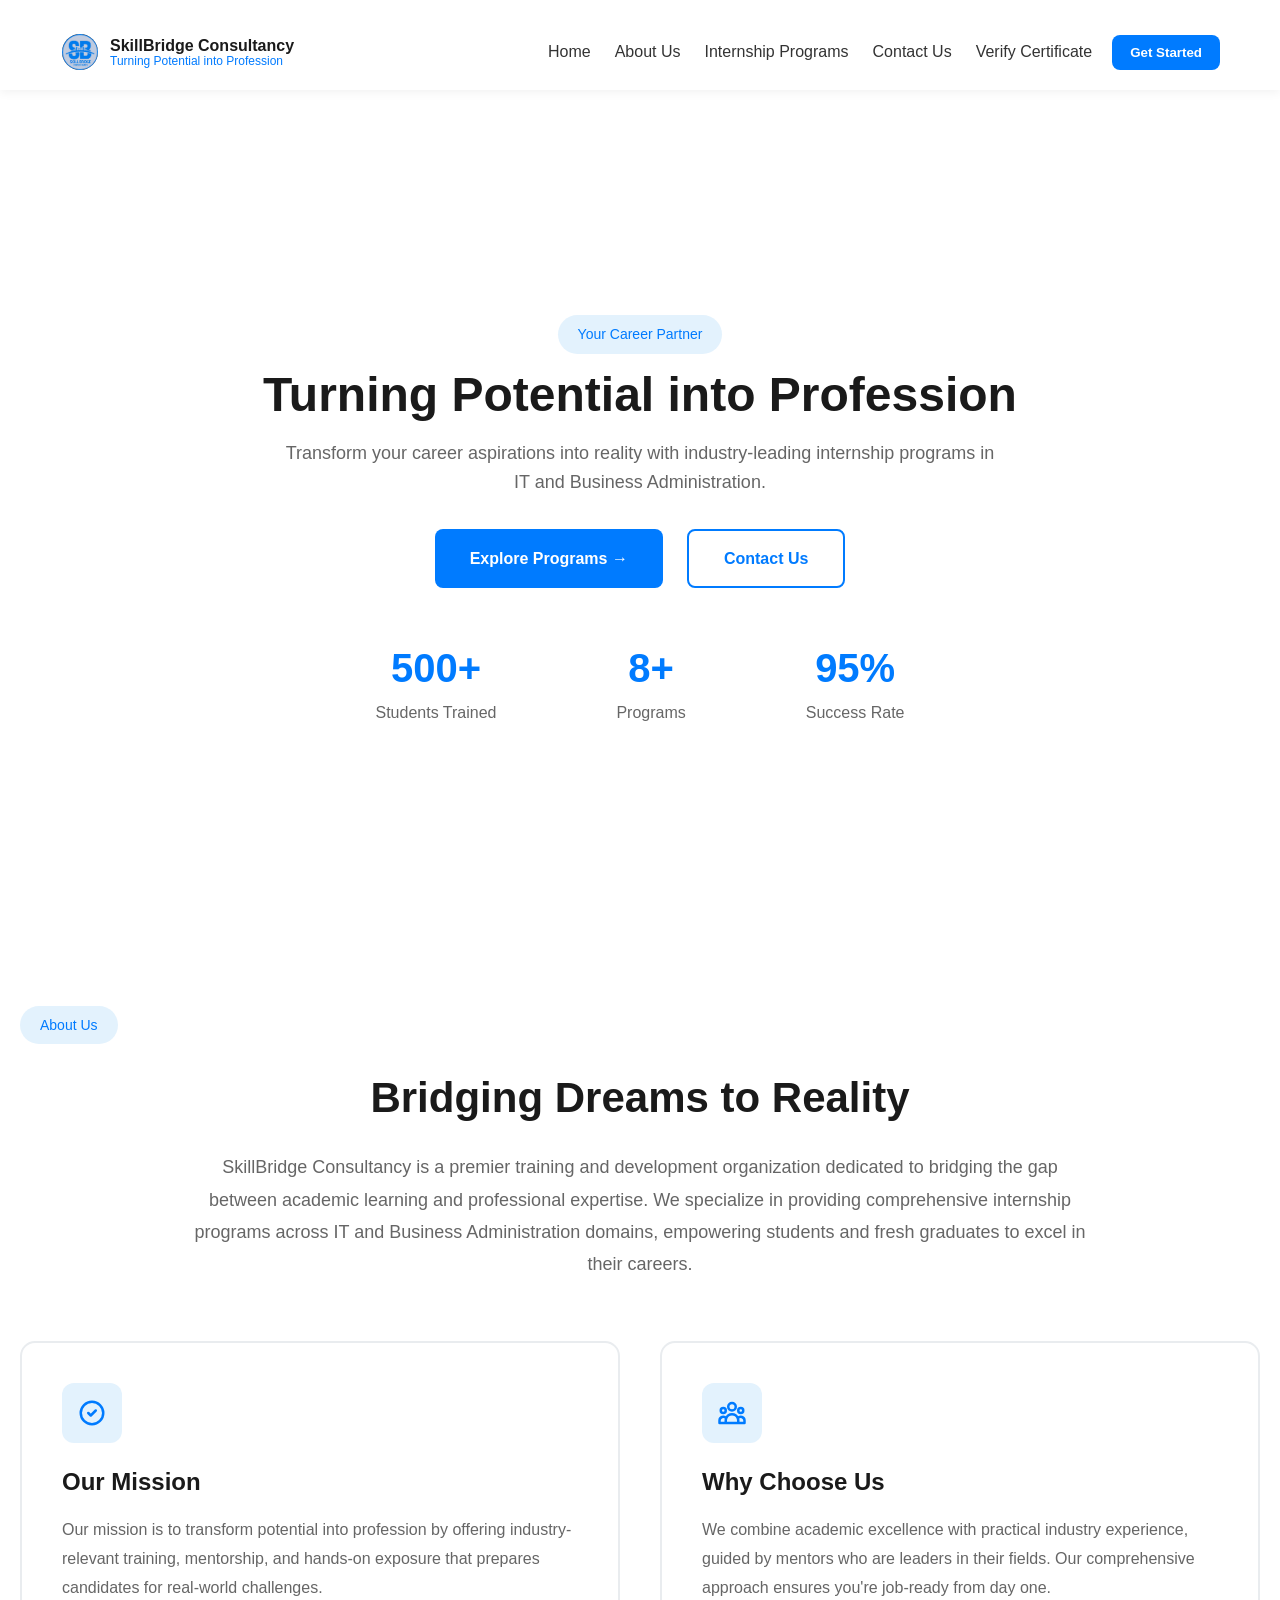
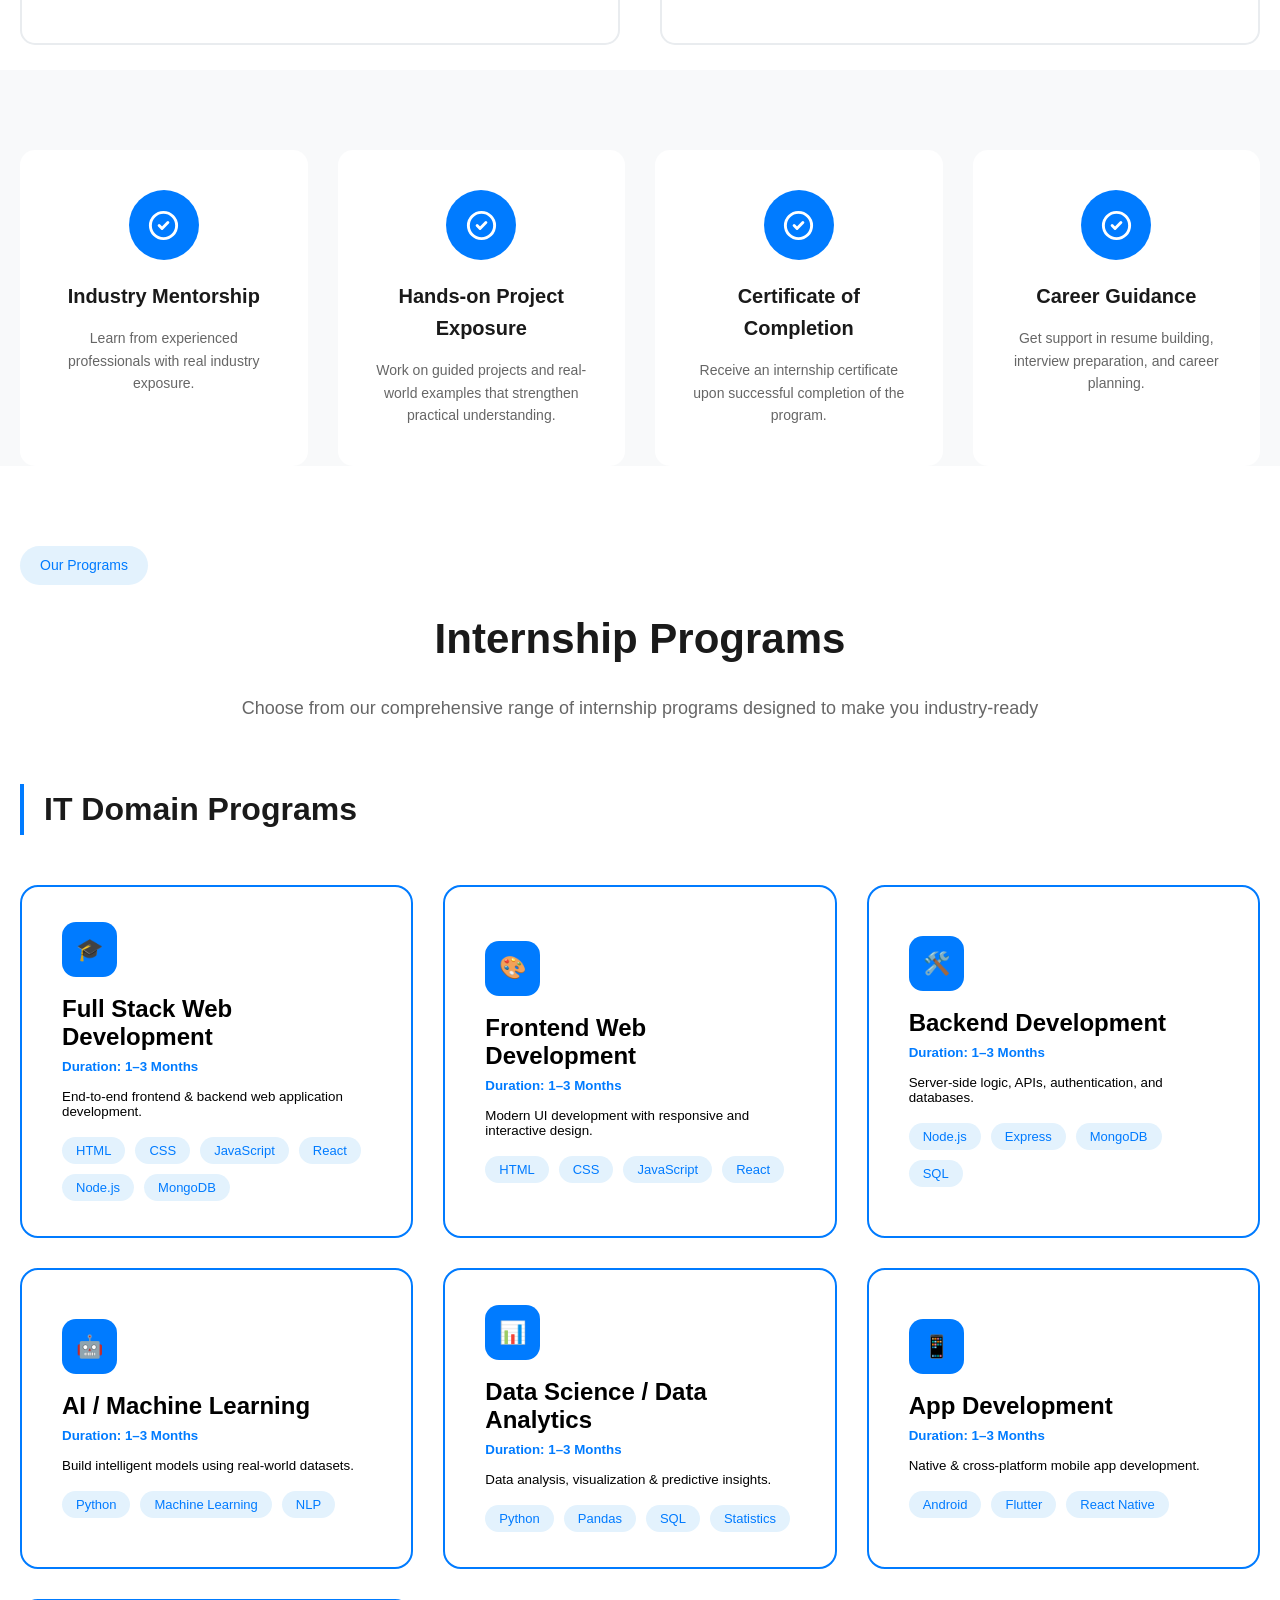
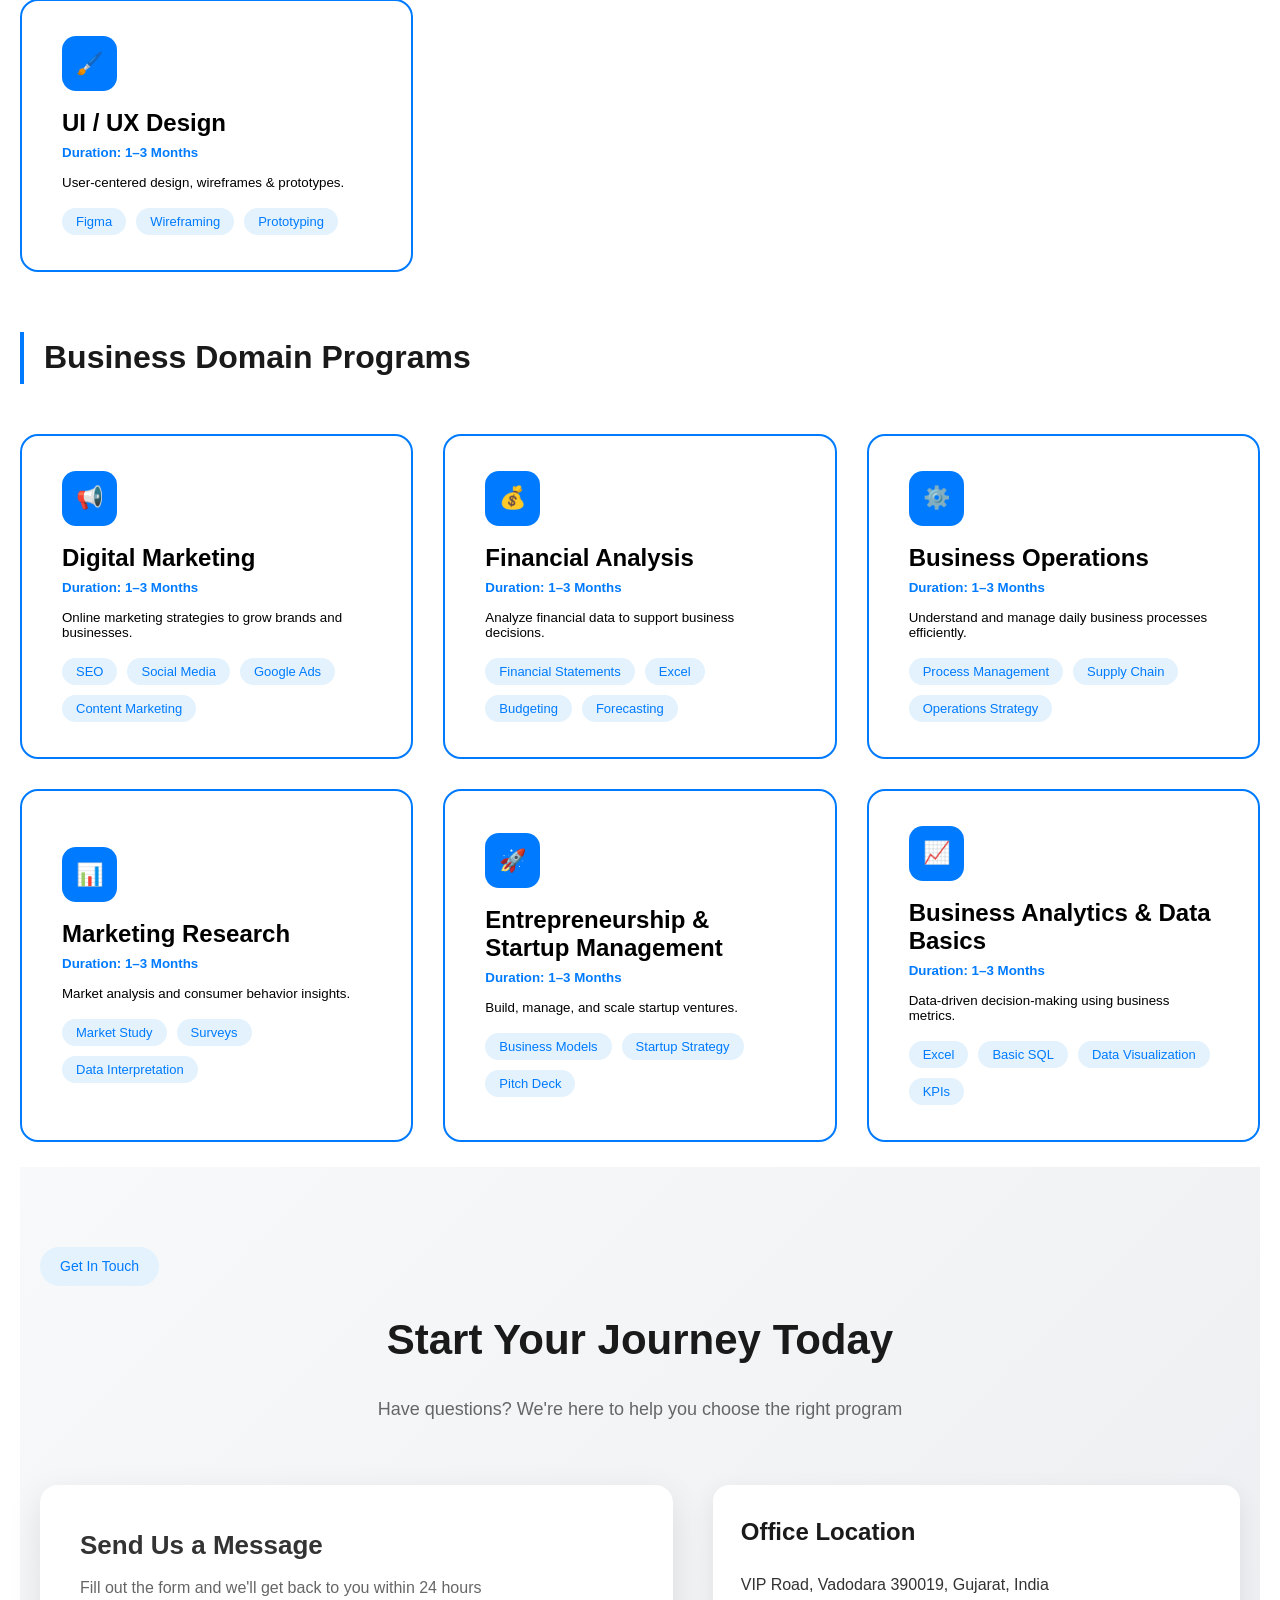
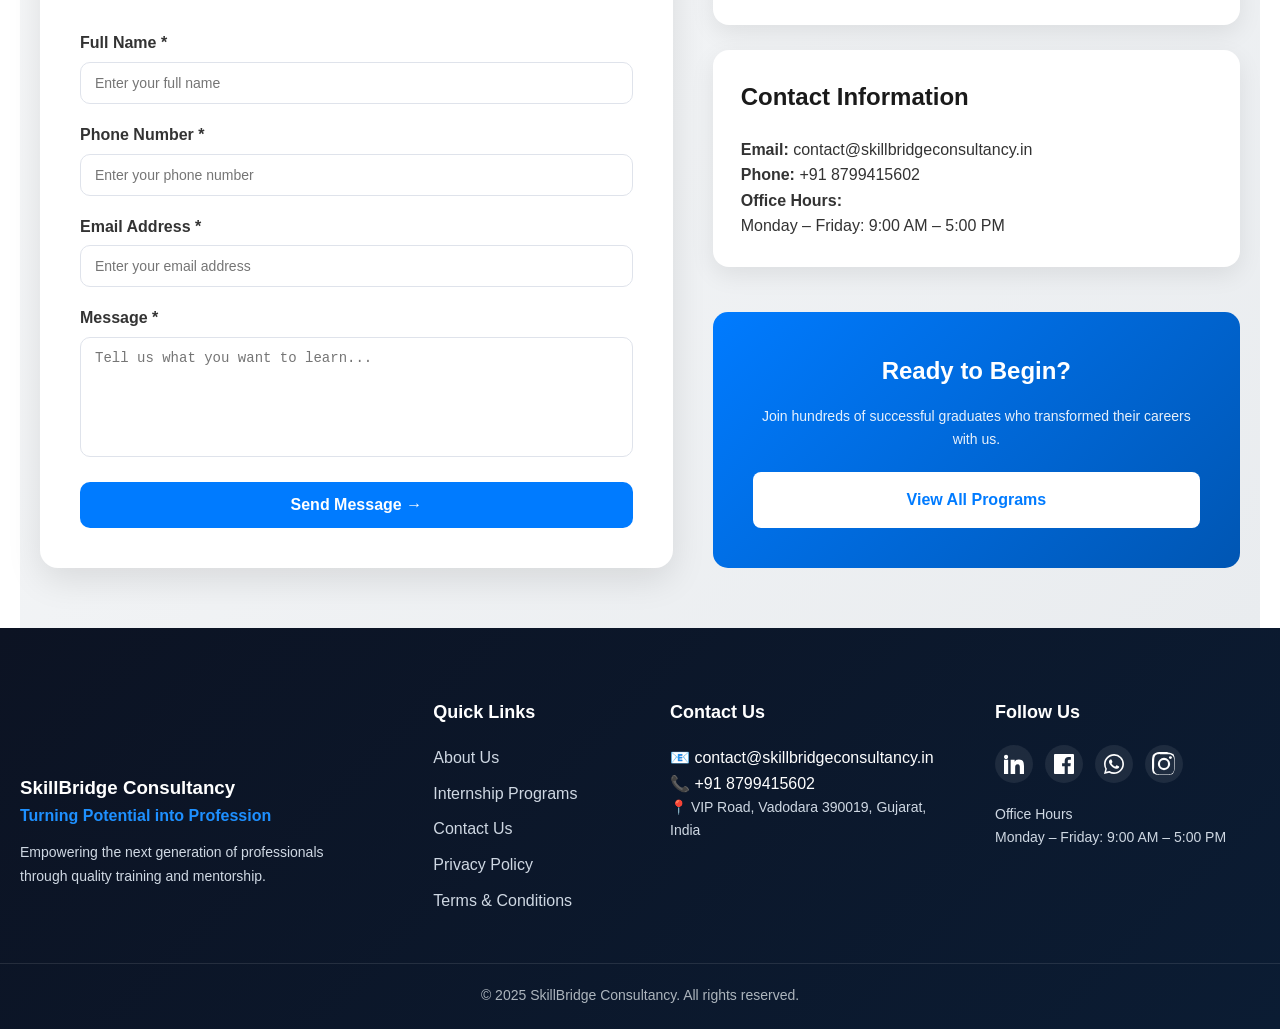
<file: index.html>
<!DOCTYPE html>
<html lang="en">

<head>
    <meta charset="UTF-8">
    <meta name="viewport" content="width=device-width, initial-scale=1.0">
    <title>SkillBridge Consultancy - Turning Potential into Profession</title>
    <link rel="stylesheet" href="style.css">
</head>
<style>
/* =========================================
   FINAL CLEAN RESPONSIVE FIX (ONE FILE)
   HEADER + HERO + BUTTONS + STATS
========================================= */

/* ---------- GLOBAL ---------- */
* {
  box-sizing: border-box;
  margin: 0;
  padding: 0;
}

/* ---------- HEADER / NAVBAR ---------- */
header {
  position: sticky;
  top: 0;
  z-index: 1000;
  background: #fff;
  box-shadow: 0 2px 10px rgba(0,0,0,0.06);
}

header nav.container {
  display: flex;
  align-items: center;
  padding: 12px 20px;
  max-width: 1200px;
  margin: 0 auto;
}

/* Logo + text */
#about-image {
  display: flex;
  align-items: center;
  gap: 10px;
}

#about-image img {
  width: 36px;
  height: 36px;
  border-radius: 50%;
  object-fit: cover;
}

.logo-text h1 {
  font-size: 16px;
  line-height: 1.2;
}

.logo-text p {
  font-size: 12px;
  line-height: 1.1;
}

/* Menu */
.nav-menu {
  display: flex;
  gap: 24px;
  margin-left: auto;
  list-style: none;
}

.get-started-btn {
  margin-left: 20px;
  padding: 10px 18px;
}

/* Hamburger (hidden on PC) */
.hamburger {
  display: none;
}

/* ---------- HERO SECTION ---------- */
.hero {
  background: #fff;
}

.hero .container {
  max-width: 1200px;
  margin: 0 auto;
  padding: 80px 20px 60px;
}

.hero-content {
  text-align: center;
}

.hero-tag {
  display: inline-block;
  margin-bottom: 12px;
}

.hero-title {
  font-size: 48px;
  margin-bottom: 16px;
}

.hero-description {
  max-width: 720px;
  margin: 0 auto 32px;
}

/* Buttons */
.hero-buttons {
  display: flex;
  justify-content: center;
  gap: 24px;
  margin-bottom: 48px;
}

/* Stats */
.hero-stats {
  display: flex;
  justify-content: center;
  gap: 120px;
}

.stat-item {
  text-align: center;
}

.stat-number {
  font-size: 40px;
}

/* ---------- MOBILE ---------- */
@media (max-width: 768px) {

  header nav.container {
    justify-content: space-between;
  }

  .nav-menu,
  .get-started-btn {
    display: none;
  }

  .hamburger {
    display: block;
  }

  .hero .container {
    padding: 40px 16px;
  }

  .hero-title {
    font-size: 28px;
  }

  .hero-buttons {
    flex-direction: column;
    gap: 14px;
  }

  .hero-buttons a {
    width: 90%;
    max-width: 300px;
    margin: 0 auto;
  }

  .hero-stats {
    flex-direction: column;
    gap: 24px;
  }

  #about-image img {
    width: 32px;
    height: 32px;
  }

  .logo-text h1 {
    font-size: 14px;
  }

  .logo-text p {
    font-size: 11px;
  }
}
    

   /* ===== PERFECT LOGO ALIGNMENT FIX ===== */

#about-image {
  display: flex;
  align-items: center;   /* 🔥 text + logo same line */
  gap: 10px;
}

/* Circular wrapper */
#image-placeholder {
  width: 40px;
  height: 40px;
  border-radius: 50%;
  background: #ffffff;
  display: flex;
  align-items: center;
  justify-content: center;
  overflow: hidden;      /* 🔥 forces perfect circle */
  flex-shrink: 0;
}

/* Logo image */
#image-placeholder img {
  width: 90%;
  height: 90%;
  object-fit: contain;   /* 🔥 NO CUT */
  display: block;
}

/* Mobile */
@media (max-width: 768px) {
  #image-placeholder {
    width: 32px;
    height: 32px;
  }
}

}
@media (max-width: 768px) {
  .get-started-btn {
    display: inline-flex !important;
    padding: 8px 14px;
    font-size: 13px;
    border-radius: 8px;
  }
}

</style>


<!-- Favicon -->
<link rel="icon" type="image/x-icon" href="assets/favicon.ico">

<!-- Standard favicon sizes -->
<link rel="icon" type="image/png" sizes="16x16" href="assets/favicon-16x16.png">
<link rel="icon" type="image/png" sizes="32x32" href="assets/favicon-32x32.png">
<!-- Android -->
<link rel="icon" type="image/png" sizes="192x192" href="assets/android-chrome-192x192.png">
<link rel="icon" type="image/png" sizes="512x512" href="assets/android-chrome-512x512.png">

<!-- Apple iOS -->
<link rel="apple-touch-icon" href="assets/apple-touch-icon.png">


<body>
    <!-- Header -->
    <header>
        <nav class="container">
            <div id="about-image">
                    <div id="image-placeholder">
                        <!-- Replace "MZ.jpeg" with actual image file name -->
                        <img src="/assets/sb.jpeg" alt="Developer" />
                    </div>
                    <div class="logo-text">
                    <h1>SkillBridge Consultancy</h1>
                    <p>Turning Potential into Profession</p>
                </div>
            </div>
    
<!-- Menu list for desktop and mobile -->
        <ul class="nav-menu">
                <li><a href="#home">Home</a></li>
                <li><a href="#about">About Us</a></li>
                <li><a href="#programs">Internship Programs</a></li>
                <li><a href="#contact">Contact Us</a></li>
                <li>
  <a href="javascript:void(0)" onclick="openVerifyPopup()">
    Verify Certificate
  </a>
</li>

            </ul>
            
            <button class="get-started-btn" onclick="window.location.href='#contact'">Get Started</button>

            <!-- hamberger icons visible on small screen -->
            <div class="hamburger">
            <span></span>
            <span></span>
            <span></span>
        </div>
        
<script>
    /* ------------- NAVBAR: MOBILE MENU TOGGLE ------------- */

        // Select hamburger icon and navigation menu list
        const hamburger = document.querySelector('.hamburger');
        const navMenu = document.querySelector('.nav-menu');

        // When hamburger is clicked, toggle "active" class on both elements
        hamburger.addEventListener('click', () => {
            hamburger.classList.toggle('active');
            navMenu.classList.toggle('active');
        });

        // When any nav link is clicked, close the mobile menu (better UX)
        document.querySelectorAll('.nav-menu a').forEach(link => {
            link.addEventListener('click', () => {
                hamburger.classList.remove('active');
                navMenu.classList.remove('active');
            });
        });
</script>
        
    </nav>
</header>
<br>
    <!-- Hero Section -->
    <section id="home" class="hero">
        <div class="container">
            <div class="hero-content">
                <div>
                    <span class="hero-tag">Your Career Partner</span>
                    <h1 class="hero-title">Turning Potential into Profession</h1>
                    <p class="hero-description">Transform your career aspirations into reality with industry-leading
                        internship programs in IT and Business Administration.</p>
                    <div class="hero-buttons">
                        <a href="#programs" class="btn-primary">Explore Programs →</a>
                        <a href="#contact" class="btn-secondary">Contact Us</a>
                    </div>
                    <div class="hero-stats">
                        <div class="stat-item">
                            <div class="stat-number">500+</div>
                            <div class="stat-label">Students Trained</div>
                        </div>
                        <div class="stat-item">
                            <div class="stat-number">8+</div>
                            <div class="stat-label">Programs</div>
                        </div>
                        <div class="stat-item">
                            <div class="stat-number">95%</div>
                            <div class="stat-label">Success Rate</div>
                        </div>
                    </div>
                </div>

        <div class="hero-image">
            <div class="about-image">
                    <div class="image-placeholder">
                        <!-- Replace "MZ.jpeg" with actual image file name -->
                        <img src="/assets/sb01.jpeg" alt="SB Image" />
                    </div>
                </div>
            </div>
    </section>

    <!-- About Section -->
    <section id="about" class="about">
        <div class="container">
            <span class="section-tag">About Us</span>
            <h2 class="section-title">Bridging Dreams to Reality</h2>
            <p class="section-description">SkillBridge Consultancy is a premier training and development organization
                dedicated to bridging the gap between academic learning and professional expertise. We specialize in
                providing comprehensive internship programs across IT and Business Administration domains, empowering
                students and fresh graduates to excel in their careers.</p>

            <div class="about-cards">
                <div class="about-card">
                    <div class="about-card-icon">
                        <svg fill="none" stroke="currentColor" viewBox="0 0 24 24">
                            <path stroke-linecap="round" stroke-linejoin="round" stroke-width="2"
                                d="M9 12l2 2 4-4m6 2a9 9 0 11-18 0 9 9 0 0118 0z"></path>
                        </svg>
                    </div>
                    <h3>Our Mission</h3>
                    <p>Our mission is to transform potential into profession by offering industry-relevant training,
                        mentorship, and hands-on exposure that prepares candidates for real-world challenges.</p>
                </div>
                <div class="about-card">
                    <div class="about-card-icon">
                        <svg fill="none" stroke="currentColor" viewBox="0 0 24 24">
                            <path stroke-linecap="round" stroke-linejoin="round" stroke-width="2"
                                d="M17 20h5v-2a3 3 0 00-5.356-1.857M17 20H7m10 0v-2c0-.656-.126-1.283-.356-1.857M7 20H2v-2a3 3 0 015.356-1.857M7 20v-2c0-.656.126-1.283.356-1.857m0 0a5.002 5.002 0 019.288 0M15 7a3 3 0 11-6 0 3 3 0 016 0zm6 3a2 2 0 11-4 0 2 2 0 014 0zM7 10a2 2 0 11-4 0 2 2 0 014 0z">
                            </path>
                        </svg>
                    </div>
                    <h3>Why Choose Us</h3>
                    <p>We combine academic excellence with practical industry experience, guided by mentors who are
                        leaders in their fields. Our comprehensive approach ensures you're job-ready from day one.</p>
                </div>
            </div>
        </div>
    </section>
    <br>

    <!-- Features Section -->
    <section class="features">
        <div class="container">
            <div class="features-grid">
                <div class="feature-card">
                    <div class="feature-icon">
                        <svg fill="none" stroke="currentColor" viewBox="0 0 24 24">
                            <path stroke-linecap="round" stroke-linejoin="round" stroke-width="2"
                                d="M9 12l2 2 4-4m6 2a9 9 0 11-18 0 9 9 0 0118 0z"></path>
                        </svg>
                    </div>
                    <h3>Industry Mentorship</h3>
                    <p>Learn from experienced professionals with real industry exposure.</p>
                </div>
                <div class="feature-card">
                    <div class="feature-icon">
                        <svg fill="none" stroke="currentColor" viewBox="0 0 24 24">
                            <path stroke-linecap="round" stroke-linejoin="round" stroke-width="2"
                                d="M9 12l2 2 4-4m6 2a9 9 0 11-18 0 9 9 0 0118 0z"></path>
                        </svg>
                    </div>
                    <h3>Hands-on Project Exposure</h3>
                    <p>Work on guided projects and real-world examples that strengthen practical understanding.</p>
                </div>
                <div class="feature-card">
                    <div class="feature-icon">
                        <svg fill="none" stroke="currentColor" viewBox="0 0 24 24">
                            <path stroke-linecap="round" stroke-linejoin="round" stroke-width="2"
                                d="M9 12l2 2 4-4m6 2a9 9 0 11-18 0 9 9 0 0118 0z"></path>
                        </svg>
                    </div>
                    <h3>Certificate of Completion</h3>
                    <p>Receive an internship certificate upon successful completion of the program.</p>
                </div>
                <div class="feature-card">
                    <div class="feature-icon">
                        <svg fill="none" stroke="currentColor" viewBox="0 0 24 24">
                            <path stroke-linecap="round" stroke-linejoin="round" stroke-width="2"
                                d="M9 12l2 2 4-4m6 2a9 9 0 11-18 0 9 9 0 0118 0z"></path>
                        </svg>
                    </div>
                    <h3>Career Guidance</h3>
                    <p>Get support in resume building, interview preparation, and career planning.</p>
                </div>
            </div>
        </div>
    </section>

    <!-- Programs Section -->
    <section id="programs" class="programs">
        <div class="container">
            <span class="section-tag">Our Programs</span>
            <h2 class="section-title">Internship Programs</h2>
            <p class="section-description">Choose from our comprehensive range of internship programs designed to make
                you industry-ready</p>

          <h3 class="domain-title">IT Domain Programs</h3>

<div class="domain-section">
    <div class="domain-list">

        <button class="domain-card" onclick="window.location.href='/domain/fullstack.html'">
            <div class="domain-icon">🎓</div>
            <p class="domain-title-text">Full Stack Web Development</p>
            <div class="domain-duration">Duration: 1–3 Months</div>
            <p>End-to-end frontend & backend web application development.</p>
            <div class="domain-tags">
                <span class="domain-tag">HTML</span>
                <span class="domain-tag">CSS</span>
                <span class="domain-tag">JavaScript</span>
                <span class="domain-tag">React</span>
                <span class="domain-tag">Node.js</span>
                <span class="domain-tag">MongoDB</span>
            </div>
        </button>


        <button class="domain-card" onclick="window.location.href='/domain/frontend.html'">
            <div class="domain-icon">🎨</div>
            <div class="domain-title-text">Frontend Web Development</div>
            <div class="domain-duration">Duration: 1–3 Months</div>
            <p>Modern UI development with responsive and interactive design.</p>
            <div class="domain-tags">
                <span class="domain-tag">HTML</span>
                <span class="domain-tag">CSS</span>
                <span class="domain-tag">JavaScript</span>
                <span class="domain-tag">React</span>
            </div>
        </button>

        <button class="domain-card" onclick="window.location.href='/domain/backend.html'">
            <div class="domain-icon">🛠️</div>
            <div class="domain-title-text">Backend Development</div>
            <div class="domain-duration">Duration: 1–3 Months</div>
            <p>Server-side logic, APIs, authentication, and databases.</p>
            <div class="domain-tags">
                <span class="domain-tag">Node.js</span>
                <span class="domain-tag">Express</span>
                <span class="domain-tag">MongoDB</span>
                <span class="domain-tag">SQL</span>
            </div>
        </button>

        <button class="domain-card" onclick="window.location.href='/domain/aiml.html'">
            <div class="domain-icon">🤖</div>
            <div class="domain-title-text">AI / Machine Learning</div>
            <div class="domain-duration">Duration: 1–3 Months</div>
            <p>Build intelligent models using real-world datasets.</p>
            <div class="domain-tags">
                <span class="domain-tag">Python</span>
                <span class="domain-tag">Machine Learning</span>
                <span class="domain-tag">NLP</span>
            </div>
        </button>

        <button class="domain-card" onclick="window.location.href='/domain/datascience.html'">
            <div class="domain-icon">📊</div>
            <div class="domain-title-text">Data Science / Data Analytics</div>
            <div class="domain-duration">Duration: 1–3 Months</div>
            <p>Data analysis, visualization & predictive insights.</p>
            <div class="domain-tags">
                <span class="domain-tag">Python</span>
                <span class="domain-tag">Pandas</span>
                <span class="domain-tag">SQL</span>
                <span class="domain-tag">Statistics</span>
            </div>
        </button>

        <button class="domain-card" onclick="window.location.href='/domain/appdevelopment.html'">
            <div class="domain-icon">📱</div>
            <div class="domain-title-text">App Development</div>
            <div class="domain-duration">Duration: 1–3 Months</div>
            <p>Native & cross-platform mobile app development.</p>
            <div class="domain-tags">
                <span class="domain-tag">Android</span>
                <span class="domain-tag">Flutter</span>
                <span class="domain-tag">React Native</span>
            </div>
        </button>

        <button class="domain-card" onclick="window.location.href='/domain/uiux.html'">
            <div class="domain-icon">🖌️</div>
            <div class="domain-title-text">UI / UX Design</div>
            <div class="domain-duration">Duration: 1–3 Months</div>
            <p>User-centered design, wireframes & prototypes.</p>
            <div class="domain-tags">
                <span class="domain-tag">Figma</span>
                <span class="domain-tag">Wireframing</span>
                <span class="domain-tag">Prototyping</span>
            </div>
        </button>
    </div>

    <h3 class="domain-title">Business Domain Programs</h3>
   <div class="domain-section">
    <div class="domain-list">

        <button class="domain-card" onclick="window.location.href='/domain/digital-marketing.html'">
            <div class="domain-icon">📢</div>
            <p class="domain-title-text">Digital Marketing</p>
            <div class="domain-duration">Duration: 1–3 Months</div>
            <p>Online marketing strategies to grow brands and businesses.</p>
            <div class="domain-tags">
                <span class="domain-tag">SEO</span>
                <span class="domain-tag">Social Media</span>
                <span class="domain-tag">Google Ads</span>
                <span class="domain-tag">Content Marketing</span>
            </div>
        </button>

        <button class="domain-card" onclick="window.location.href='/domain/financial-analysis.html'">
            <div class="domain-icon">💰</div>
            <p class="domain-title-text">Financial Analysis</p>
            <div class="domain-duration">Duration: 1–3 Months</div>
            <p>Analyze financial data to support business decisions.</p>
            <div class="domain-tags">
                <span class="domain-tag">Financial Statements</span>
                <span class="domain-tag">Excel</span>
                <span class="domain-tag">Budgeting</span>
                <span class="domain-tag">Forecasting</span>
            </div>
        </button>

        <button class="domain-card" onclick="window.location.href='/domain/business-operations.html'">
            <div class="domain-icon">⚙️</div>
            <p class="domain-title-text">Business Operations</p>
            <div class="domain-duration">Duration: 1–3 Months</div>
            <p>Understand and manage daily business processes efficiently.</p>
            <div class="domain-tags">
                <span class="domain-tag">Process Management</span>
                <span class="domain-tag">Supply Chain</span>
                <span class="domain-tag">Operations Strategy</span>
            </div>
        </button>

        <button class="domain-card" onclick="window.location.href='/domain/marketing-research.html'">
            <div class="domain-icon">📊</div>
            <p class="domain-title-text">Marketing Research</p>
            <div class="domain-duration">Duration: 1–3 Months</div>
            <p>Market analysis and consumer behavior insights.</p>
            <div class="domain-tags">
                <span class="domain-tag">Market Study</span>
                <span class="domain-tag">Surveys</span>
                <span class="domain-tag">Data Interpretation</span>
            </div>
        </button>

        <button class="domain-card" onclick="window.location.href='/domain/entrepreneurship.html'">
            <div class="domain-icon">🚀</div>
            <p class="domain-title-text">Entrepreneurship & Startup Management</p>
            <div class="domain-duration">Duration: 1–3 Months</div>
            <p>Build, manage, and scale startup ventures.</p>
            <div class="domain-tags">
                <span class="domain-tag">Business Models</span>
                <span class="domain-tag">Startup Strategy</span>
                <span class="domain-tag">Pitch Deck</span>
            </div>
        </button>

        <button class="domain-card" onclick="window.location.href='/domain/business-analytics.html'">
            <div class="domain-icon">📈</div>
            <p class="domain-title-text">Business Analytics & Data Basics</p>
            <div class="domain-duration">Duration: 1–3 Months</div>
            <p>Data-driven decision-making using business metrics.</p>
            <div class="domain-tags">
                <span class="domain-tag">Excel</span>
                <span class="domain-tag">Basic SQL</span>
                <span class="domain-tag">Data Visualization</span>
                <span class="domain-tag">KPIs</span>
            </div>
        </button>
    </div>
</div>
</div>
<br>
<section id="contact" class="contact">
    <div class="container">

        <span class="section-tag">Get In Touch</span>
        <h2 class="section-title">Start Your Journey Today</h2>
        <p class="section-description">
            Have questions? We're here to help you choose the right program
        </p>

        <div class="contact-container">

            <!-- LEFT: FORM -->
            <div class="contact-form">
                
    <h2>Send Us a Message</h2>
    <p>Fill out the form and we'll get back to you within 24 hours</p>

<form 
  action="https://formspree.io/f/xrebnked"
  method="POST"
>
    <div class="form-group">
        <label>Full Name *</label>
        <input 
            type="text" 
            name="name"
            placeholder="Enter your full name" 
            required
        >
    </div>

    <div class="form-group">
        <label>Phone Number *</label>
        <input 
            type="tel" 
            name="phone"
            placeholder="Enter your phone number" 
            required
        >
    </div>

    <div class="form-group">
        <label>Email Address *</label>
        <input 
            type="email" 
            name="email"
            placeholder="Enter your email address" 
            required
        >
    </div>

    <div class="form-group">
        <label>Message *</label>
        <textarea 
            name="message"
            placeholder="Tell us what you want to learn..." 
            required
        ></textarea>
    </div>

    <!-- Extra metadata (recommended) -->
    <input type="hidden" name="_subject" value="New Contact from SkillBridge Website">
    <input type="hidden" name="_template" value="table">

    <button type="submit" class="submit-btn">
        Send Message →
    </button>
</form>

</div>
           

            <!-- RIGHT: INFO -->
            <div class="contact-info-container">

                <div class="info-card">
                    <h3>Office Location</h3>
                    <p>VIP Road, Vadodara 390019, Gujarat, India</p>
                </div>

                <div class="info-card">
                    <h3>Contact Information</h3>
                    <p><strong>Email:</strong> contact@skillbridgeconsultancy.in</p>
                    <p><strong>Phone:</strong> +91 8799415602</p>
                    <p><strong>Office Hours:</strong><br>
                        Monday – Friday: 9:00 AM – 5:00 PM
                    </p>
                </div>

                <div class="cta-card">
                    <h3>Ready to Begin?</h3>
                    <p>
                        Join hundreds of successful graduates who transformed their careers with us.
                    </p>
                    <a href="#programs" class="cta-btn">View All Programs</a>
                </div>

            </div>
        </div>
    </div>
</section>

<footer class="footer">
    <div class="container footer-content">

        <!-- Brand -->
        <div class="footer-brand">
            <div class="footer-logo">
                    <div class="footer-logo-icon">
                        <!-- Replace "MZ.jpeg" with actual image file name -->
                        <!-- <img src="/assets/sb.jpeg" alt="Developer" /> -->
                    </div>
                </div>

            <h3>SkillBridge Consultancy</h3>
            <p class="footer-tagline">Turning Potential into Profession</p>
            <p class="footer-desc">
                Empowering the next generation of professionals through quality training and mentorship.
            </p>
        </div>

        <!-- Quick Links -->
        <div class="footer-section">
            <h4>Quick Links</h4>
            <ul>
                <li><a href="#about">About Us</a></li>
                <li><a href="#programs">Internship Programs</a></li>
                <li><a href="#contact">Contact Us</a></li>
                <li><a href="#">Privacy Policy</a></li>
                <li><a href="/terms.html">Terms & Conditions</a></li>
            </ul>
        </div>

        <!-- Contact -->
        <div class="footer-section">
            <h4>Contact Us</h4>
            <a href="mailto:contact@skillbridgeconsultancy.in" style="color:inherit; text-decoration:none;">
    📧 contact@skillbridgeconsultancy.in
</a>
<br>
            <a href="tel:+918799415602" style="color:inherit; text-decoration:none;">
           📞 +91 8799415602
</a>

            <p>📍 VIP Road, Vadodara 390019, Gujarat, India</p>
        </div>

        <!-- Social -->
        <div class="footer-section">
            <h4>Follow Us</h4>
            <div class="footer-socials">
    <!-- LinkedIn -->
    <a href="#" title="LinkedIn" aria-label="LinkedIn">
        <svg width="20" height="20" viewBox="0 0 24 24" fill="currentColor">
            <path d="M4.98 3.5C4.98 4.88 3.88 6 2.5 6S0 4.88 0 3.5 1.12 1 2.5 1 4.98 2.12 4.98 3.5zM0 24h5V7H0v17zM8 7h4.8v2.3h.1c.7-1.3 2.4-2.7 4.9-2.7 5.2 0 6.2 3.4 6.2 7.8V24h-5v-7.5c0-1.8 0-4.2-2.6-4.2s-3 2-3 4V24H8V7z"/>
        </svg>
    </a>

    <!-- Facebook -->
    <a href="https://www.facebook.com/profile.php?id=61586493890046" title="Facebook" aria-label="Facebook">
        <svg width="20" height="20" viewBox="0 0 24 24" fill="currentColor">
            <path d="M22.675 0h-21.35C.6 0 0 .6 0 1.326v21.348C0 23.4.6 24 1.326 24h11.49v-9.294H9.691V11.01h3.125V8.41c0-3.1 1.893-4.788 4.659-4.788 1.325 0 2.463.099 2.795.143v3.24l-1.918.001c-1.504 0-1.796.715-1.796 1.764v2.314h3.587l-.467 3.696h-3.12V24h6.116C23.4 24 24 23.4 24 22.674V1.326C24 .6 23.4 0 22.675 0z"/>
        </svg>
    </a>

    <!-- WhatsApp -->
    <a href="https://wa.me/message/7XD6UM52COF5K1" title="WhatsApp" aria-label="WhatsApp">
        <svg width="20" height="20" viewBox="0 0 24 24" fill="currentColor">
            <path d="M20.52 3.48A11.78 11.78 0 0 0 12.02 0C5.4 0 0 5.4 0 12c0 2.12.55 4.18 1.6 6.01L0 24l6.16-1.62A11.93 11.93 0 0 0 12 24c6.6 0 12-5.4 12-12 0-3.2-1.25-6.2-3.48-8.52zM12 22c-1.92 0-3.79-.51-5.42-1.47l-.39-.23-3.65.96.97-3.56-.25-.37A9.93 9.93 0 0 1 2 12C2 6.48 6.48 2 12.02 2c2.65 0 5.14 1.03 7.01 2.9A9.87 9.87 0 0 1 22 12c0 5.52-4.48 10-10 10zm5.48-7.48c-.3-.15-1.76-.87-2.03-.97-.27-.1-.47-.15-.67.15-.2.3-.77.97-.94 1.17-.17.2-.35.22-.65.07-.3-.15-1.25-.46-2.38-1.48-.88-.78-1.47-1.75-1.65-2.05-.17-.3-.02-.46.13-.61.13-.13.3-.35.45-.52.15-.17.2-.3.3-.5.1-.2.05-.37-.02-.52-.07-.15-.67-1.62-.92-2.22-.24-.58-.49-.5-.67-.51h-.57c-.2 0-.52.07-.8.37-.27.3-1.05 1.02-1.05 2.48s1.08 2.88 1.23 3.08c.15.2 2.12 3.24 5.13 4.54.72.31 1.28.5 1.72.64.72.23 1.37.2 1.88.12.57-.08 1.76-.72 2.01-1.42.25-.7.25-1.3.17-1.42-.08-.12-.27-.2-.57-.35z"/>
        </svg>
    </a>

    <!-- Instagram -->
    <a href="https://www.instagram.com/skillbridgeconsultancy?igsh=MWw3Z3g2ZGY2OTgyZQ==" title="Instagram" aria-label="Instagram" class="social-icon instagram">
    <svg xmlns="http://www.w3.org/2000/svg" width="24" height="24" fill="white" viewBox="0 0 24 24">
        <path d="M12 2.163c3.204 0 3.584.012 4.85.07 1.17.054 1.796.24 2.218.403a4.418 4.418 0 011.607.995 4.418 4.418 0 01.995 1.607c.163.422.349 1.048.403 2.218.058 1.266.07 1.646.07 4.85s-.012 3.584-.07 4.85c-.054 1.17-.24 1.796-.403 2.218a4.418 4.418 0 01-.995 1.607 4.418 4.418 0 01-1.607.995c-.422.163-1.048.349-2.218.403-1.266.058-1.646.07-4.85.07s-3.584-.012-4.85-.07c-1.17-.054-1.796-.24-2.218-.403a4.418 4.418 0 01-1.607-.995 4.418 4.418 0 01-.995-1.607c-.163-.422-.349-1.048-.403-2.218C2.175 15.584 2.163 15.204 2.163 12s.012-3.584.07-4.85c.054-1.17.24-1.796.403-2.218a4.418 4.418 0 01.995-1.607 4.418 4.418 0 011.607-.995c.422-.163 1.048-.349 2.218-.403C8.416 2.175 8.796 2.163 12 2.163zm0-2.163C8.741 0 8.332.012 7.052.07 5.78.128 4.897.313 4.09.635 3.286.957 2.592 1.356 2.05 1.898a6.576 6.576 0 00-1.264 1.264C.354 4.592.128 5.78.07 7.052.012 8.332 0 8.741 0 12s.012 3.668.07 4.948c.058 1.272.284 2.46.716 3.354.36.77.836 1.433 1.264 1.264.563.424 1.226.716 1.264.716.894.432 2.082.658 3.354.716 1.28.058 1.689.07 4.948.07s3.668-.012 4.948-.07c1.272-.058 2.46-.284 3.354-.716.77-.36 1.433-.836 1.264-1.264.424-.563.716-1.226.716-1.264.432-.894.658-2.082.716-3.354.058-1.28.07-1.689.07-4.948s-.012-3.668-.07-4.948c-.058-1.272-.284-2.46-.716-3.354-.36-.77-.836-1.433-1.264-1.264-.563-.424-1.226-.716-1.264-.716-.894-.432-2.082-.658-3.354-.716C15.668.012 15.259 0 12 0z"/>
        <path d="M12 5.838a6.162 6.162 0 100 12.324 6.162 6.162 0 000-12.324zm0 10.162a3.999 3.999 0 110-7.998 3.999 3.999 0 010 7.998z"/>
        <circle cx="18.406" cy="5.594" r="1.44"/>
    </svg>
</a>




</div>

            <p class="office-hours">
                Office Hours<br>
                Monday – Friday: 9:00 AM – 5:00 PM
            </p>
        </div>

    </div>

    <div class="footer-bottom">
        © 2025 SkillBridge Consultancy. All rights reserved.<br>
        <br>
    </div>
    
</footer>

<!-- Verify Certificate Popup -->
<div id="verifyPopup" class="verify-popup">
  <div class="verify-box">
    <h2>Verify Certificate</h2>
    <p>Enter your reference number</p>

    <input
      type="text"
      id="certInput"
      placeholder="SBCINT-2026-512"
    >

    <div id="verifyStatus" class="verify-status"></div>

    <button class="verify-btn" onclick="verifyCertificate()">
      Verify
    </button>

    <button class="close-btn" onclick="closeVerifyPopup()">Close</button>
  </div>
</div>
<script>
function openVerifyPopup() {
  document.getElementById("verifyPopup").style.display = "flex";
  document.getElementById("verifyStatus").innerText = "";
  document.getElementById("certInput").value = "";
}

function closeVerifyPopup() {
  document.getElementById("verifyPopup").style.display = "none";
}

function verifyCertificate() {
  const input = document.getElementById("certInput").value.trim();
  const status = document.getElementById("verifyStatus");
  const btn = document.querySelector(".verify-btn");

  const pattern = /^SBCINT-2026-(\d+)$/;

  if (!pattern.test(input)) {
    status.style.color = "red";
    status.innerText = "❌ Invalid format";
    return;
  }

  const number = parseInt(input.match(pattern)[1]);

  // Loading state
  btn.classList.add("loading");
  btn.disabled = true;
  status.innerText = "Verifying...";

  setTimeout(() => {
    btn.classList.remove("loading");
    btn.disabled = false;

    if (number >= 512) {
      status.style.color = "green";
      status.innerText = "✅ Your certificate is VERIFIED";
    } else {
      status.style.color = "red";
      status.innerText = "❌ Certificate NOT valid";
    }
  }, 1500); // fake loading delay
}
</script>

</body>
</html>
</file>
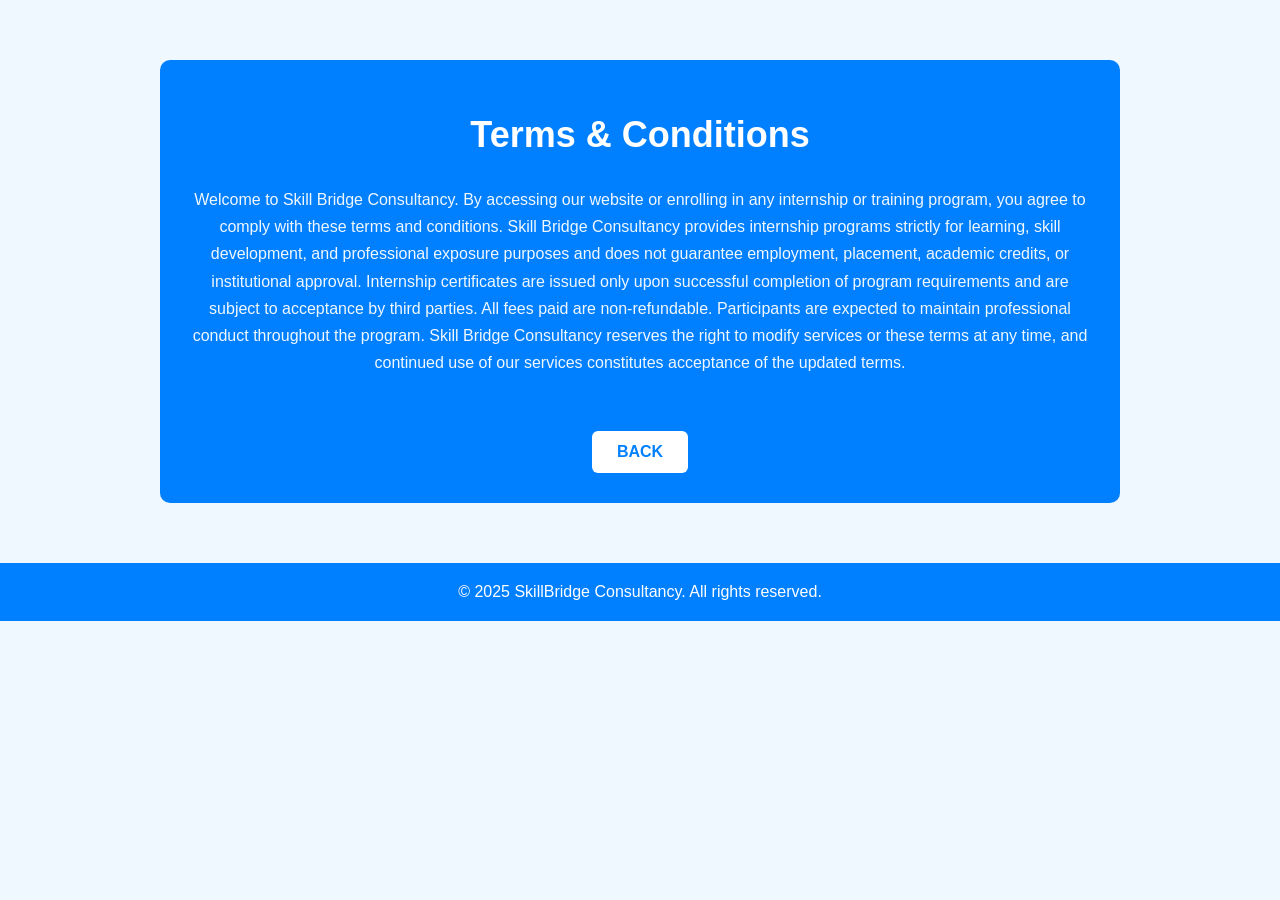
<file: terms.html>
<!DOCTYPE html>
<html lang="en">
<head>
    <meta charset="UTF-8">
    <meta name="viewport" content="width=device-width, initial-scale=1.0">
    <title>Terms & Conditions | SkillBridge Consultancy</title>
    <style>
        /* Base Styles */
        body {
            font-family: Arial, sans-serif;
            background-color: #f0f8ff; /* Azure Blue Light Background */
            color: #ffffff; /* White text for headings */
            margin: 0;
            padding: 0;
        }

        main {
            max-width: 900px;
            margin: 60px auto;
            padding: 30px;
            background-color: #007fff; /* Azure Blue */
            border-radius: 10px;
            text-align: center;
        }

        h1 {
            font-size: 36px;
            margin-bottom: 30px;
            color: #ffffff;
        }

        p {
            color: #f0f8ff;
            line-height: 1.7;
            margin: 15px 0;
        }

        /* Home Button */
        a.home-btn {
            display: inline-block;
            margin-top: 40px;
            padding: 12px 25px;
            background-color: #ffffff;
            color: #007fff;
            font-weight: bold;
            border-radius: 6px;
            text-decoration: none;
            transition: 0.3s;
        }

        a.home-btn:hover {
            background-color: #e0f7ff;
            color: #007fff;
        }

        footer {
            text-align: center;
            padding: 20px;
            background-color: #007fff;
            color: #ffffff;
            margin-top: 40px;
        }
    </style>
</head>
<body>

<main>
    <h1>Terms & Conditions</h1>
    <p>Welcome to Skill Bridge Consultancy. By accessing our website or enrolling in any internship or training program, you agree to comply with these terms and conditions. Skill Bridge Consultancy provides internship programs strictly for learning, skill development, and professional exposure purposes and does not guarantee employment, placement, academic credits, or institutional approval. Internship certificates are issued only upon successful completion of program requirements and are subject to acceptance by third parties. All fees paid are non-refundable. Participants are expected to maintain professional conduct throughout the program. Skill Bridge Consultancy reserves the right to modify services or these terms at any time, and continued use of our services constitutes acceptance of the updated terms.</p>
    <!-- Home Button -->
    <a href="index.html" class="home-btn">BACK</a>
</main>

<footer>
    © 2025 SkillBridge Consultancy. All rights reserved.
</footer>

</body>
</html>
</file>
<file: style.css>
* {
            margin: 0;
            padding: 0;
            box-sizing: border-box;
        }

        body {
            font-family: 'Segoe UI', Tahoma, Geneva, Verdana, sans-serif;
            line-height: 1.6;
            color: #333;
            overflow-x: hidden;
        }

        .container {
            max-width: 1400px;
            margin: 0 auto;
            padding: 0 20px;
        }

        /* Header Styles */
        header {
            background: #fff;
            padding: 20px 0;
            box-shadow: 0 2px 10px rgba(0,0,0,0.1);
            position: sticky;
            top: 0;
            z-index: 1000;
            position: fixed;
            width: 100%;
        }

        nav {
            display: flex;
            justify-content: space-between;
            align-items: center;
        }

        /* portfolio css for the skillbridge image */

        #about-image {
            display: flex;
            align-items: center;
            gap: 5px;
        }

        #image-placeholder {
            width: 60px;
            height: 60px;
            border-radius: 50%;  /* Circle */
            overflow: hidden;    /* Keep image inside circle */
            margin: 0;
        }

        #image-placeholder img {
            width: 100%;
            height: 100%;
            object-fit: cover;   /* Cover the circle nicely */
        }

        .logo-text h1 {
            font-size: 22px;
            color: #1a1a1a;
        }

        .logo-text p {
            font-size: 12px;
            color: #007bff;
        }

        .nav-menu {
            display: flex;
            list-style: none;
            gap: 40px;
        }

        .nav-menu a {
            text-decoration: none;
            color: #333;
            font-weight: 500;
            transition: color 0.3s;
        }

        .nav-menu a:hover {
            color: #007bff;
        }

        /* Hamburger icon (only visible on mobile) */
        .hamburger {
            display: none;          /* hidden on desktop */
            flex-direction: column;
            cursor: pointer;
            margin: 5%;
            position: relative;
        } 

        
        .hamburger span {
            height: 3px;
            width: 25px;
            background: #333;
            margin: 3px 0;
            transition: 0.3s;
        }

        .get-started-btn {
            background: #007bff;
            color: white;
            padding: 12px 30px;
            border: none;
            border-radius: 8px;
            font-weight: 600;
            cursor: pointer;
            transition: background 0.3s;
        }

        .get-started-btn:hover {
            background: #0056b3;
        }

        /* Hero Section */
        .hero {
            background: linear-gradient(135deg, #f8f9fa 0%, #e9ecef 100%);
            padding: 80px 0;
            margin-top: 20px;
        }

        .hero-content {
            display: grid;
            grid-template-columns: 1fr 1fr;
            gap: 60px;
            align-items: center;
        }

        .hero-tag {
            display: inline-block;
            background: #e3f2fd;
            color: #007bff;
            padding: 8px 20px;
            border-radius: 20px;
            font-size: 14px;
            margin-bottom: 20px;
        }

        .hero-title {
            font-size: 56px;
            line-height: 1.2;
            margin-bottom: 20px;
            color: #1a1a1a;
        }

        .hero-description {
            font-size: 18px;
            color: #666;
            margin-bottom: 30px;
        }

        .hero-buttons {
            display: flex;
            gap: 20px;
        }

        .btn-primary {
            background: #007bff;
            color: white;
            padding: 15px 35px;
            border: none;
            border-radius: 8px;
            font-weight: 600;
            cursor: pointer;
            transition: all 0.3s;
            text-decoration: none;
            display: inline-flex;
            align-items: center;
            gap: 10px;
        }

        .btn-primary:hover {
            background: #0056b3;
            transform: translateY(-2px);
        }

        .btn-secondary {
            background: white;
            color: #007bff;
            padding: 15px 35px;
            border: 2px solid #007bff;
            border-radius: 8px;
            font-weight: 600;
            cursor: pointer;
            transition: all 0.3s;
            text-decoration: none;
        }

        .btn-secondary:hover {
            background: #007bff;
            color: white;
        }

        .hero-stats {
            display: flex;
            gap: 60px;
            margin-top: 50px;
        }

        .stat-item {
            text-align: center;
        }

        .stat-number {
            font-size: 48px;
            font-weight: bold;
            color: #007bff;
        }

        .stat-label {
            color: #666;
            font-size: 16px;
        }

        .hero-image {
            background: linear-gradient(135deg, #c5d7f2 0%, #a8c0e8 100%);
            border-radius: 20px;
            padding: 60px;
            display: flex;
            align-items: center;
            justify-content: center;
            margin-right: 0 auto;
        }

                /* portfolio css */
        .image-placeholder {
            width: 400px;
            height: 400px;
            border-radius: 50%;  /* Circle */
            overflow: hidden;    /* Keep image inside circle */
            margin: 0 ;
        }

        .image-placeholder img {
            width: 100%;
            height: 100%;
            object-fit: cover;   /* Cover the circle nicely */
        }

        /* About Section */
        .about {
            padding: 80px 0;
            background: white;
        }

        .section-tag {
            display: inline-block;
            background: #e3f2fd;
            color: #007bff;
            padding: 8px 20px;
            border-radius: 20px;
            font-size: 14px;
            margin-bottom: 20px;
        }

        .section-title {
            font-size: 42px;
            text-align: center;
            margin-bottom: 20px;
            color: #1a1a1a;
        }

        .section-description {
            text-align: center;
            color: #666;
            max-width: 900px;
            margin: 0 auto 60px;
            font-size: 18px;
            line-height: 1.8;
        }
        .about-cards {
            display: grid;
            grid-template-columns: 1fr 1fr;
            gap: 40px;
            margin-top: 40px;
        }

        .about-card {
            background: white;
            border: 2px solid #e9ecef;
            border-radius: 15px;
            padding: 40px;
            transition: all 0.3s;
        }

        .about-card:hover {
            border-color: #007bff;
            box-shadow: 0 10px 30px rgba(0,123,255,0.1);
        }

        .about-card-icon {
            width: 60px;
            height: 60px;
            background: #e3f2fd;
            border-radius: 12px;
            display: flex;
            align-items: center;
            justify-content: center;
            margin-bottom: 20px;
        }

        .about-card-icon svg {
            width: 30px;
            height: 30px;
            stroke: #007bff;
        }

        .about-card h3 {
            font-size: 24px;
            margin-bottom: 15px;
            color: #1a1a1a;
        }

        .about-card p {
            color: #666;
            line-height: 1.8;
        }

        /* Features Section */
        .features {
            padding: 80px 0;
            background: #f8f9fa;
        }

        .features-grid {
            display: grid;
            grid-template-columns: repeat(4, 1fr);
            gap: 30px;
        }

        .feature-card {
            background: white;
            padding: 40px 30px;
            border-radius: 15px;
            text-align: center;
            transition: all 0.3s;
        }

        .feature-card:hover {
            transform: translateY(-5px);
            box-shadow: 0 10px 30px rgba(0,0,0,0.1);
        }

        .feature-icon {
            width: 70px;
            height: 70px;
            background: #007bff;
            border-radius: 50%;
            display: flex;
            align-items: center;
            justify-content: center;
            margin: 0 auto 20px;
        }

        .feature-icon svg {
            width: 35px;
            height: 35px;
            stroke: white;
        }

        .feature-card h3 {
            font-size: 20px;
            margin-bottom: 15px;
            color: #1a1a1a;
        }

        .feature-card p {
            color: #666;
            font-size: 14px;
            line-height: 1.6;
        }

        /* Programs Section */
        .programs {
            padding: 80px 0;
            background: white;
        }

      .programs-grid {
        width: 100%;
        display: grid;
        grid-template-columns: repeat(auto-fit, minmax(300px, 1fr));
        gap: 30px;
        margin: 0 auto 60px;
        }
        

        .program-card {
            background: white;
            border: 2px solid #e9ecef;
            border-radius: 15px;
            padding: 35px;
            transition: all 0.3s;
        }

        .program-card:hover {
            border-color: #007bff;
            transform: translateY(-5px);
            box-shadow: 0 10px 30px rgba(0,123,255,0.1);
        }

        .program-icon {
            width: 60px;
            height: 60px;
            background: #007bff;
            border-radius: 12px;
            display: flex;
            align-items: center;
            justify-content: center;
            margin-bottom: 20px;
        }

        .program-icon svg {
            width: 30px;
            height: 30px;
            stroke: white;
        }

        .program-card h3 {
            font-size: 22px;
            margin-bottom: 10px;
            color: #1a1a1a;
        }

        .program-duration {
            color: #007bff;
            font-weight: 600;
            margin-bottom: 15px;
            font-size: 14px;
        }

        .program-card p {
            color: #666;
            font-size: 14px;
            line-height: 1.6;
            margin-bottom: 20px;
        }

        .program-tags {
            display: flex;
            flex-wrap: wrap;
            gap: 8px;
        }

        .program-tag {
            background: #e3f2fd;
            color: #007bff;
            padding: 6px 14px;
            border-radius: 15px;
            font-size: 12px;
            font-weight: 500;
        }

        /* Contact Section */
        .contact {
            padding: 80px 0;
            background: linear-gradient(135deg, #f8f9fa 0%, #e9ecef 100%);
        }

        .contact-container {
            display: grid;
            grid-template-columns: 1fr 1fr;
            gap: 60px;
        }

        .contact-form {
            background: white;
            padding: 40px;
            border-radius: 15px;
            box-shadow: 0 10px 30px rgba(0,0,0,0.1);
        }

        .contact-form h2 {
            font-size: 28px;
            margin-bottom: 10px;
        }

        .contact-form p {
            color: #666;
            margin-bottom: 30px;
        }

        .form-group {
            margin-bottom: 20px;
        }

        .form-group label {
            display: block;
            margin-bottom: 8px;
            font-weight: 600;
            color: #333;
        }

        .form-group input,
        .form-group textarea {
            width: 100%;
            padding: 12px 15px;
            border: 2px solid #e9ecef;
            border-radius: 8px;
            font-size: 14px;
            transition: border-color 0.3s;
        }

        .form-group input:focus,
        .form-group textarea:focus {
            outline: none;
            border-color: #007bff;
        }

        .form-group textarea {
            resize: vertical;
            min-height: 120px;
        }

        .submit-btn {
            width: 100%;
            background: #007bff;
            color: white;
            padding: 15px;
            border: none;
            border-radius: 8px;
            font-weight: 600;
            cursor: pointer;
            transition: all 0.3s;
            display: flex;
            align-items: center;
            justify-content: center;
            gap: 10px;
        }

        .submit-btn:hover {
            background: #0056b3;
        }

        .contact-info-container {
            display: flex;
            flex-direction: column;
            gap: 30px;
        }

        .info-card {
            background: white;
            padding: 30px;
            border-radius: 15px;
            box-shadow: 0 5px 20px rgba(0,0,0,0.08);
        }

        .info-card h3 {
            font-size: 24px;
            margin-bottom: 20px;
            color: #1a1a1a;
        }

        .info-item {
            margin-bottom: 15px;
        }

        .info-label {
            font-weight: 600;
            color: #333;
            margin-bottom: 5px;
        }

        .info-value {
            color: #007bff;
            text-decoration: none;
        }

        .info-value:hover {
            text-decoration: underline;
        }

        .cta-card {
            background: linear-gradient(135deg, #007bff, #0056b3);
            color: white;
            padding: 40px;
            border-radius: 15px;
            text-align: center;
        }

        .cta-card h3 {
            font-size: 24px;
            margin-bottom: 15px;
        }

        .cta-card p {
            margin-bottom: 25px;
            opacity: 0.9;
            line-height: 1.6;
            margin-bottom: 22px;
            font-size: 14px;
        }

        .cta-btn {
            background: white;
            color: #007bff;
            padding: 15px 40px;
            border: none;
            border-radius: 8px;
            font-weight: 600;
            cursor: pointer;
            transition: all 0.3s;
            text-decoration: none;
            display: inline-block;
            width: 100%;
            text-align: center;
        }

        .cta-btn:hover {
            transform: translateY(-2px);
            box-shadow: 0 5px 20px rgba(0,0,0,0.2);
        }

        /* Vertical Domain Layout */

    .domain-title {
            font-size: 32px;
            margin: 60px 0 30px 0;
            color: #1a1a1a;
            border-left: 4px solid #007bff;
            padding-left: 20px;
        }

    .domain-section {
        margin-top: 50px;
        cursor: pointer;
    }

    .domain-list {
        display: flex;
        flex-direction: column;
        gap: 30px;
    }

    .domain-card {
        border: 2px solid #007bff;
        border-radius: 18px;
        padding: 35px 40px;
        background: #fff;
        transition: all 0.3s ease;
        cursor: pointer;
        text-align: left;
    }

    .domain-card:hover {
        box-shadow: 0 15px 40px rgba(0,123,255,0.15);
        transform: translateY(-3px);
    }

    .domain-icon {
        width: 55px;
        height: 55px;
        background: #007bff;
        color: #fff;
        border-radius: 14px;
        display: flex;
        align-items: center;
        justify-content: center;
        font-size: 22px;
        margin-bottom: 18px;
    }

    .domain-title-text {
        font-size: 24px;
        font-weight: 700;
        margin-bottom: 8px;
        color: #000;
    }

    .domain-duration {
        color: #007bff;
        font-weight: 600;
        margin-bottom: 15px;
    }

    .domain-tags {
        display: flex;
        flex-wrap: wrap;
        gap: 10px;
        margin-top: 18px;
    }

    .domain-tag {
        background: #e3f2fd;
        color: #007bff;
        padding: 6px 14px;
        border-radius: 20px;
        font-size: 13px;
        font-weight: 500;
    }

    .domain-list {
        display: grid;
        grid-template-columns: repeat(3, 1fr); /* 3 ek row me */
        gap: 30px;
    }

    /* ===== CONTACT SECTION IMAGE-STYLE FIX ===== */

    .contact-container {
        display: grid;
        grid-template-columns: 1.2fr 1fr;
        gap: 40px;
        align-items: start;
    }

    .contact-form {
        height: fit-content;
    }

    .contact-info-container {
        display: flex;
        flex-direction: column;
        gap: 25px;
    }

    .info-card {
        background: #fff;
        border-radius: 16px;
        padding: 28px;
        box-shadow: 0 8px 25px rgba(0,0,0,0.08);
    }

    .contact-form {
        background: #fff;
        padding: 40px;
        border-radius: 18px;
        box-shadow: 0 12px 35px rgba(0,0,0,0.1);
    }

    .contact-form h2 {
        font-size: 26px;
        margin-bottom: 8px;
    }

    .contact-form p {
        color: #666;
        margin-bottom: 30px;
    }

    .form-group {
        margin-bottom: 18px;
    }

    .form-group label {
        display: block;
        font-weight: 600;
        margin-bottom: 6px;
    }

    .form-group input,
    .form-group textarea {
        width: 100%;
        padding: 12px 14px;
        border-radius: 10px;
        border: 1.5px solid #dfe3eb;
        font-size: 14px;
    }

    .form-group textarea {
        resize: none;
        height: 120px;
    }

    .form-group input:focus,
    .form-group textarea:focus {
        outline: none;
        border-color: #007bff;
    }

    .submit-btn {
        width: 100%;
        background: #007bff;
        color: #fff;
        border: none;
        padding: 14px;
        font-size: 16px;
        font-weight: 600;
        border-radius: 10px;
        cursor: pointer;
    }

    .submit-btn:hover {
        background: #0056b3;
    }

    /* ===== CONTACT SECTION IMAGE-STYLE FIX ===== */

    .contact-container {
        display: grid;
        grid-template-columns: 1.2fr 1fr;
        gap: 40px;
        align-items: start;
    }

    .contact-info-container {
        display: flex;
        flex-direction: column;
        gap: 25px;
    }

    .info-card {
        background: #fff;
        border-radius: 16px;
        padding: 28px;
        box-shadow: 0 8px 25px rgba(0,0,0,0.08);
    }

    .contact-form {
        background: #fff;
        padding: 40px;
        border-radius: 18px;
        box-shadow: 0 12px 35px rgba(0,0,0,0.1);
        height: fit-content;
    }

    .contact-form h2 {
        font-size: 26px;
        margin-bottom: 8px;
    }

    .contact-form p {
        color: #666;
        margin-bottom: 30px;
    }

    .form-group {
        margin-bottom: 18px;
    }

    .form-group label {
        display: block;
        font-weight: 600;
        margin-bottom: 6px;
    }

    .form-group input,
    .form-group textarea {
        width: 100%;
        padding: 12px 14px;
        border-radius: 10px;
        border: 1.5px solid #dfe3eb;
        font-size: 14px;
    }

    .form-group textarea {
        resize: none;
        height: 120px;
    }

    .form-group input:focus,
    .form-group textarea:focus {
        outline: none;
        border-color: #007bff;
    }

    .submit-btn {
        width: 100%;
        background: #007bff;
        color: #fff;
        border: none;
        padding: 14px;
        font-size: 16px;
        font-weight: 600;
        border-radius: 10px;
        cursor: pointer;
    }

    .submit-btn:hover {
        background: #0056b3;
    }

                /* ===== FOOTER ===== */

    footer {
                background: #1a1d29;
                color: white;
                padding: 60px 0 20px;
                margin-top: 0;
            }

    .footer {
        background: linear-gradient(135deg, #0c1323, #0b1c33);
        color: #fff;
        padding: 70px 0 25px;
        width: 100vw;              /* full screen width */
        margin-left: calc(-50vw + 50%);
    }

    .footer-content {
        display: grid;
        grid-template-columns: 2fr 1fr 1.5fr 1.5fr;
        gap: 60px;
        /* margin-bottom: 30px; */
    }

    .footer-logo {
                display: flex;
                align-items: center;
                gap: 5px;
            }

    .footer-logo-icon {
                width: 60px;
                height: 60px;
                border-radius: 50%;
                overflow: hidden;
                margin: 0;
                display: flex;
            }

            .footer-logo-icon img {
            width: 100%;
            height: 100%;
            object-fit: cover;
            display: flex;   /* Cover the circle nicely */
            }

    .footer-about {
                color: #007bff;
                margin-bottom: 15px;
            }

    .tagline {
                color: #007bff;
                margin-bottom: 15px;
            }

    .footer-about h3 {
                font-size: 20px;
                margin-bottom: 10px;
            }

    .footer-brand h3 {
        margin-top: 15px;
    }

    .footer-about p {
                color: #adb5bd;
                line-height: 1.8;
            }        


    .footer-tagline {
        color: #1e90ff;
        font-weight: 600;
        margin-bottom: 12px;
    }

    .footer-section h4 {
                font-size: 18px;
                margin-bottom: 20px;
            }

    .footer-links {
                list-style: none;
            }

    .footer-links li {
                margin-bottom: 12px;
            }

    .footer-links a {
                color: #adb5bd;
                text-decoration: none;
                transition: color 0.3s;
            }

    .footer-links a:hover {
                color: #007bff;
            }

    .contact-item {
                display: flex;
                align-items: start;
                gap: 10px;
                margin-bottom: 15px;
                color: #adb5bd;
            }

    .contact-item a {
                color: #adb5bd;
                text-decoration: none;
            }

    .contact-item a:hover {
                color: #007bff;
            }

    .footer-desc {
        color: #cfd8e3;
        font-size: 14px;
        line-height: 1.7;
    }

    .footer-section h4 {
        margin-bottom: 18px;
    }

    .footer-section ul {
        list-style: none;
        padding: 0;
    }

    .footer-section ul li {
        margin-bottom: 10px;
    }

    .footer-section ul li a {
        color: #cfd8e3;
        text-decoration: none;
    }

    .footer-section ul li a:hover {
        color: #1e90ff;
    }

    .footer-section p {
        color: #cfd8e3;
        font-size: 14px;
        margin-bottom: 12px;
    }

    .footer-socials {
        display: flex;
        gap: 12px;
        margin-bottom: 20px;
    }

    .footer-socials a {
        width: 38px;
        height: 38px;
        background: rgba(255,255,255,0.08);
        display: flex;
        align-items: center;
        justify-content: center;
        border-radius: 50%;
        color: #fff;
        text-decoration: none;
        font-weight: bold;
    }

    .footer-socials a:hover {
        background: #1e90ff;
    }

    .social-links {
                display: flex;
                gap: 15px;
                margin-top: 20px;
            }

    .social-icon {
                width: 40px;
                height: 40px;
                background: rgba(255,255,255,0.1);
                border-radius: 8px;
                display: flex;
                align-items: center;
                justify-content: center;
                transition: all 0.3s;
            }

    .social-icon:hover {
                background: #007bff;
                transform: translateY(-3px);
            }

    .office-hours {
        font-size: 14px;
        color: #cfd8e3;
    }

    .footer-bottom {
        text-align: center;
        margin-top: 40px;
        padding-top: 20px;
        border-top: 1px solid rgba(255,255,255,0.1);
        font-size: 14px;
        color: #adb5bd;
    }


            /* Responsive Design */

        @media (max-width: 2470px) {
            .cta-card {
                margin-top: 20px;
                margin-bottom: 0px;
            }
        }

        @media (max-width: 1024px) {
            .programs-grid {
                grid-template-columns: repeat(2, 1fr);
            }

            .features-grid {
                grid-template-columns: repeat(2, 1fr);
            }

            .domain-list {
                grid-template-columns: repeat(2, 1fr);
            }

        }
        
        @media (max-width: 900px) {
    .footer-content {
        grid-template-columns: 1fr;
        gap: 35px;
        }
    }

    html, body {
        margin: 0;
        padding: 0;
        height: auto;
        overflow-x: hidden;
        overflow-y: auto;
    }

    html {
        overflow-x: clip;
    }

    section, footer, header, main {
        margin-bottom: 0 !important;
        padding-bottom: 0 !important;
    }

    /* Remove min-height bugs */
    section {
        min-height: auto !important;
    }

    /* Fix footer last gap */
    footer {
        padding-bottom: 0 !important;
    }

    body {
        overflow-y: auto;
    }

    /* Space between Contact section and Footer */
    #contact,
    .contact-section,
    .contact-form {
        margin-bottom: 60px;   /* adjust: 40–80px as you like */
    }

    /* Footer should not add extra gap */

    .card h3 {
        margin-bottom: 10px;
        color: #0b5ed7;
    }

    /* Make cards clickable */
    .card {
        cursor: pointer;
        text-decoration: none;
        color: inherit;
    }

    /* Hover effect for better UX */
    .card:hover {
        transform: translateY(-6px);
        transition: 0.3s ease;
        box-shadow: 0 15px 35px rgba(0,0,0,0.15);
    }

        @media (max-width: 768px) {

            .image-placeholder {
                width: 250px;
                height: 250px;
            }

            #image-placeholder {
                width: 60px;
                height: 60px;
            }

            .nav-links {
                display: none;
            }

             /* Show hamburger icon on mobile */
            .hamburger {
                display: flex;
            }

            /* Convert nav-menu to vertical full-width panel on mobile */
            .nav-menu {
                position: fixed;
                left: -100%;  /* Hidden outside screen by default */
                top: 70px;
                flex-direction: column;
                background: #ffffff;
                width: 100%;
                text-align: center;
                transition: 0.3s;
                padding: 2rem 0;
                box-shadow: 0 10px 27px rgba(0, 0, 0, 0.05);
            }

            /* When .active is added via JS, slide-in from left */
            .nav-menu.active {
                left: 0;
            }

            /* Animate hamburger lines into an “X” */
            .hamburger.active span:nth-child(1) {
                transform: rotate(-45deg) translate(-5px, 6px);
            }

            .hamburger.active span:nth-child(2) {
                opacity: 0;
            }

            .hamburger.active span:nth-child(3) {
                transform: rotate(45deg) translate(-5px, -6px);
            }

            .hero-content {
                grid-template-columns: 1fr;
            }

            .hero-title {
                font-size: 30px;
            }

            .hero-stats {
                flex-direction: row;
                gap: 30px;
            }

            .about-cards {
                grid-template-columns: 1fr;
            }

            .programs-grid {
                grid-template-columns: 1fr;
            }

            .features-grid {
                grid-template-columns: 1fr;
            }

            .contact-container {
                grid-template-columns: 1fr;
            }

            .footer-content {
                grid-template-columns: 1fr;
            }

            .domain-list {
                grid-template-columns: 1fr;
            }

        }

        @media (max-width: 480px) {
        .image-placeholder {
                width: 200px;
                height: 200px;
            }

            #image-placeholder {
                width: 75px;
                height: 45px;
            }

            .hero-stats {
                flex-direction: row;
                gap: 30px;
            }

            .cta-card {
                margin-bottom: 20px;
            }

         /* Show hamburger icon on mobile */
            .hamburger {
                display: flex;
            }

            /* Convert nav-menu to vertical full-width panel on mobile */
            .nav-menu {
                position: fixed;
                left: -100%;  /* Hidden outside screen by default */
                top: 70px;
                flex-direction: column;
                background: #ffffff;
                width: 100%;
                text-align: center;
                transition: 0.3s;
                padding: 2rem 0;
                box-shadow: 0 10px 27px rgba(0, 0, 0, 0.05);
            }

            /* When .active is added via JS, slide-in from left */
            .nav-menu.active {
                left: 0;
            }

            /* Animate hamburger lines into an “X” */
            .hamburger.active span:nth-child(1) {
                transform: rotate(-45deg) translate(-5px, 6px);
            }

            .hamburger.active span:nth-child(2) {
                opacity: 0;
            }

            .hamburger.active span:nth-child(3) {
                transform: rotate(45deg) translate(-5px, -6px);
            }

            .nav-menu a:hover {
            color: #007bff;
        }
        }

        @media (max-width: 380px) {

            header {
                padding: 10px 0;
            }

            .image-placeholder {
                width: 150px;
                height: 150px;
            }

            .hero-image {
                padding: 40px;
                width: 100%;
                margin: 0;
            }

            #image-placeholder {
                width: 60px;
                height: 40px;
            }

            .logo-text h1 {
                font-size: 12px;
            }

            .logo-text p {
                font-size: 6px;
            }
            /* Show hamburger icon on mobile */
            .hamburger {
                display: flex;
            }

            /* Convert nav-menu to vertical full-width panel on mobile */
            .nav-menu {
                position: fixed;
                left: -100%;  /* Hidden outside screen by default */
                top: 70px;
                flex-direction: column;
                background: #ffffff;
                width: 100%;
                text-align: center;
                transition: 0.3s;
                padding: 2rem 0;
                box-shadow: 0 10px 27px rgba(0, 0, 0, 0.05);
            }

            /* When .active is added via JS, slide-in from left */
            .nav-menu.active {
                left: 0;
            }

            /* Animate hamburger lines into an “X” */
            .hamburger.active span:nth-child(1) {
                transform: rotate(-45deg) translate(-5px, 6px);
            }

            .hamburger.active span:nth-child(2) {
                opacity: 0;
            }

            .hamburger.active span:nth-child(3) {
                transform: rotate(45deg) translate(-5px, -6px);
            }

            .nav-menu a:hover {
            color: #007bff;
        }

        .hero-buttons {
           display: grid;
        }

        .btn-primary {
            padding: 15px 35px;
            width: 85%;
        }

        .btn-secondary {
            padding: 13px 35px;
            width: 75%;
            text-align: center;
        }

        .hero-stats {
            gap: 1px;
            display: grid;
        }

        .get-started-btn {
            padding: 5px 10px;
            border-radius: 24px;
        }

        .section-title {
            font-size: 20px;
        }

        .hero-description {
            text-align: start;
            font-size: 9px;
        }

        .section-description {
            text-align: start;
            font-size: 14px;   
        }

        .domain-title {
            font-size: 20px;
            margin: 5px 0 15px 0;
        }

        .domain-section {
            margin-top: 25px;
        }

        .domain-icon {
            width: 35px;
            height: 35px;
            border-radius: 5px;
            margin-bottom: 8px;
            margin-top: 0;
        }

        .domain-title-text {
            font-size: 18px;
            margin-bottom: 2px;
        }

        .domain-duration {
            margin-bottom: 0;
            font-size: 10px;
            margin-top: 0;
        }

        .domain-tags {
           display: grid; 
           gap: 5px;
           margin-top: 8px;
        }

        .domain-list {
            gap: 15px;
        }

        .contact-container {
            display: grid;
            gap: 5px;
        }
        }
/* ===============================
   HERO TRUE CENTER — FINAL OVERRIDE
   (ADD AT VERY END OF CSS FILE)
================================ */

/* Fixed header height */
header {
    height: 90px;
}

/* Hero takes remaining screen */
.hero {
    height: calc(100vh - 90px);
    margin-top: 0 !important;
    padding: 0 !important;

    display: flex;
    align-items: center;
    justify-content: center;
}

/* Neutralize container limits */
.hero .container {
    max-width: 100% !important;
    padding: 0 !important;

    display: flex;
    justify-content: center;
}

/* Remove grid completely */
.hero-content {
    display: flex !important;
    flex-direction: column;
    align-items: center;
    justify-content: center;

    text-align: center;
    max-width: 850px;
    width: 100%;
    gap: 0;
}

/* Center buttons */
.hero-buttons {
    display: flex;
    justify-content: center;
    gap: 16px;
    margin-top: 30px;
}

/* Center stats */
.hero-stats {
    display: flex;
    justify-content: center;
    gap: 50px;
    margin-top: 40px;
}

/* Kill right image completely */
.hero-image {
    display: none !important;
}
.verify-popup {
  position: fixed;
  inset: 0;
  background: rgba(0,0,0,0.6);
  display: none;
  justify-content: center;
  align-items: center;
  z-index: 9999;
}

.verify-box {
  background: #fff;
  padding: 30px;
  width: 360px;
  border-radius: 14px;
  text-align: center;
  box-shadow: 0 20px 40px rgba(0,0,0,0.25);
}

.verify-box h2 {
  margin-bottom: 8px;
}

.verify-box p {
  font-size: 14px;
  color: #555;
}

.verify-box input {
  width: 100%;
  padding: 12px;
  margin: 18px 0 10px;
  border-radius: 8px;
  border: 2px solid #ddd;
}

.verify-btn {
  width: 100%;
  padding: 12px;
  background: #007bff;
  color: #fff;
  border: none;
  border-radius: 8px;
  font-weight: 600;
  cursor: pointer;
  margin-top: 10px;
}

.close-btn {
  margin-top: 10px;
  background: transparent;
  border: none;
  color: #666;
  cursor: pointer;
}

.verify-status {
  margin-top: 10px;
  font-weight: 600;
  font-size: 14px;
}

/* Loading spinner */
.loading::after {
  content: '';
  width: 18px;
  height: 18px;
  border: 3px solid #fff;
  border-top: 3px solid transparent;
  border-radius: 50%;
  display: inline-block;
  animation: spin 1s linear infinite;
  margin-left: 8px;
}

@keyframes spin {
  to { transform: rotate(360deg); }
}
@media (max-width: 768px) {
  .container {
    padding: 0 16px;
  }
}
@media (max-width: 768px) {

  nav {
    display: flex;
    align-items: center;
    justify-content: space-between;
  }

  .nav-menu {
    position: absolute;
    top: 70px;
    left: 0;
    width: 100%;
    background: #fff;
    flex-direction: column;
    display: none;
    gap: 16px;
    padding: 20px 0;
    box-shadow: 0 5px 20px rgba(0,0,0,0.1);
  }

  .nav-menu.active {
    display: flex;
  }

  .nav-menu li {
    text-align: center;
  }

  .get-started-btn {
    display: none;
  }

  .hamburger {
    display: block;
  }
}
@media (max-width: 768px) {

  .hero .container {
    flex-direction: column;
    text-align: center;
  }

  .hero-title {
    font-size: 32px;
    line-height: 1.2;
  }

  .hero-description {
    font-size: 16px;
  }

  .hero-buttons {
    flex-direction: column;
    gap: 12px;
  }

  .hero-image img {
    width: 100%;
    max-width: 300px;
    margin: 0 auto;
  }
}
@media (max-width: 768px) {
  .hero-stats {
    flex-direction: column;
    gap: 20px;
  }
}
@media (max-width: 768px) {

  .domain-list {
    display: grid;
    grid-template-columns: 1fr;
    gap: 16px;
  }

  .domain-card {
    text-align: left;
  }
}
@media (max-width: 768px) {

  .contact-container {
    flex-direction: column;
  }

  .contact-form,
  .contact-info-container {
    width: 100%;
  }
}
@media (max-width: 768px) {

  .footer-content {
    flex-direction: column;
    gap: 30px;
    text-align: center;
  }

  .footer-socials {
    justify-content: center;
  }
}
/* HAMBURGER ICON */
.hamburger {
  display: none;
  flex-direction: column;
  cursor: pointer;
  gap: 5px;
}

.hamburger span {
  width: 26px;
  height: 3px;
  background-color: #000;
  border-radius: 2px;
}

/* SHOW HAMBURGER ON MOBILE */
@media (max-width: 768px) {
  .hamburger {
    display: flex;
  }
}
@media (max-width: 768px) {

  header nav.container {
    display: flex;
    align-items: center;
    justify-content: space-between;
  }

  #about-image {
    display: flex;
    align-items: center;
    gap: 8px;
  }

  #about-image img {
    width: 40px;
    height: 40px;
  }

  .logo-text h1 {
    font-size: 14px;
    line-height: 1.1;
  }

  .logo-text p {
    font-size: 11px;
  }
}
@media (max-width: 768px) {

  .nav-menu {
    position: absolute;
    top: 64px;
    left: 0;
    width: 100%;
    background: #fff;
    display: none;
    flex-direction: column;
    padding: 20px 0;
    gap: 15px;
    z-index: 999;
  }

  .nav-menu.active {
    display: flex;
  }

  .nav-menu li {
    text-align: center;
  }

  .nav-menu a {
    font-size: 16px;
  }

  .get-started-btn {
    display: none;
  }
}
@media (max-width: 768px) {

  .hero {
    padding-top: 40px;
  }

  .hero .container {
    flex-direction: column;
    text-align: center;
  }

  .hero-title {
    font-size: 28px;
  }

  .hero-description {
    font-size: 15px;
  }

  .hero-buttons {
    flex-direction: column;
  }

  .hero-buttons a {
    width: 100%;
    text-align: center;
  }
}
@media (max-width: 768px) {
  .hero-stats {
    display: flex;
    flex-direction: column;
    gap: 20px;
  }
}
/* LOGO IMAGE FIX */
#about-image img {
  width: 40px;
  height: 40px;
  object-fit: contain;
}
header {
  position: sticky;
  top: 0;
  background: #fff;
  z-index: 1000;
}

nav.container {
  display: flex;
  align-items: center;
  justify-content: space-between;
  min-height: 64px;
}
#about-image {
  display: flex;
  align-items: center;
  gap: 8px;
  max-width: 70%;
}
.logo-text h1 {
  font-size: 14px;
  line-height: 1.2;
  white-space: normal;
}

.logo-text p {
  font-size: 11px;
  line-height: 1.1;
}
@media (max-width: 768px) {

  #about-image {
    max-width: 80%;
  }

  .logo-text {
    display: flex;
    flex-direction: column;
  }

  .hamburger {
    margin-left: auto;
  }
}
/* ===============================
   FINAL MOBILE FIX – DO NOT EDIT
   Paste at END of style.css
================================ */

/* -------- NAVBAR MOBILE FIX -------- */
@media (max-width: 768px) {

  header {
    position: sticky;
    top: 0;
    background: #fff;
    z-index: 1000;
  }

  nav.container {
    display: flex;
    align-items: center;
    justify-content: space-between;
    min-height: 64px;
  }

  /* Logo + text container */
  #about-image {
    display: flex;
    align-items: center;
    gap: 8px;
    max-width: 75%;
  }

  /* Logo image size FIX */
  #about-image img {
    width: 36px !important;
    height: 36px !important;
    object-fit: contain;
  }

  /* Logo text FIX */
  .logo-text h1 {
    font-size: 14px !important;
    line-height: 1.2;
    margin: 0;
    white-space: normal;
  }

  .logo-text p {
    font-size: 11px !important;
    line-height: 1.1;
    margin: 0;
  }

  /* Hamburger always visible */
  .hamburger {
    display: flex !important;
    flex-direction: column;
    gap: 5px;
    margin-left: auto;
  }

  .hamburger span {
    width: 24px;
    height: 3px;
    background: #000;
    border-radius: 2px;
  }

  /* Hide desktop button */
  .get-started-btn {
    display: none !important;
  }

  /* Mobile menu */
  .nav-menu {
    position: absolute;
    top: 64px;
    left: 0;
    width: 100%;
    background: #fff;
    display: none;
    flex-direction: column;
    align-items: center;
    padding: 20px 0;
    gap: 16px;
    box-shadow: 0 8px 25px rgba(0,0,0,0.1);
  }

  .nav-menu.active {
    display: flex;
  }

  .nav-menu li a {
    font-size: 16px;
  }
}

/* -------- HERO SECTION MOBILE FIX -------- */
@media (max-width: 768px) {

  .hero {
    padding-top: 40px;
  }

  .hero .container {
    flex-direction: column;
    text-align: center;
  }

  .hero-title {
    font-size: 28px !important;
    line-height: 1.2;
  }

  .hero-description {
    font-size: 15px;
  }

  /* Buttons full width */
  .hero-buttons {
    flex-direction: column;
    gap: 12px;
  }

  .hero-buttons a {
    width: 100%;
    text-align: center;
  }

  /* Stats stack properly */
  .hero-stats {
    flex-direction: column;
    gap: 22px;
  }
}
/* ===================================================
   UNIVERSAL MOBILE OVERRIDE FIX (FINAL)
   Paste at END of style.css – DO NOT EDIT
=================================================== */

@media screen and (max-width: 820px) {

  /* ---------- HEADER / NAVBAR ---------- */
  header {
    position: sticky !important;
    top: 0;
    background: #ffffff !important;
    z-index: 9999 !important;
  }

  header nav.container {
    display: flex !important;
    align-items: center !important;
    justify-content: space-between !important;
    padding: 10px 14px !important;
    min-height: 60px !important;
  }

  /* Logo + text wrapper */
  #about-image {
    display: flex !important;
    align-items: center !important;
    gap: 8px !important;
    max-width: calc(100% - 40px) !important;
    overflow: hidden !important;
  }

  /* LOGO IMAGE – HARD FIX */
  #about-image img {
    width: 32px !important;
    height: 32px !important;
    min-width: 32px !important;
    max-width: 32px !important;
    object-fit: contain !important;
  }

  /* LOGO TEXT – HARD FIX */
  .logo-text {
    display: flex !important;
    flex-direction: column !important;
    overflow: hidden !important;
  }

  .logo-text h1 {
    font-size: 13px !important;
    line-height: 1.15 !important;
    margin: 0 !important;
    white-space: normal !important;
  }

  .logo-text p {
    font-size: 10px !important;
    line-height: 1.1 !important;
    margin: 0 !important;
  }

  /* ---------- HAMBURGER ---------- */
  .hamburger {
    display: flex !important;
    flex-direction: column !important;
    justify-content: center !important;
    gap: 4px !important;
  }

  .hamburger span {
    width: 22px !important;
    height: 2.5px !important;
    background: #000 !important;
    border-radius: 2px !important;
  }

  .get-started-btn {
    display: none !important;
  }

  /* ---------- MOBILE MENU ---------- */
  .nav-menu {
    position: absolute !important;
    top: 60px !important;
    left: 0 !important;
    width: 100% !important;
    background: #fff !important;
    display: none !important;
    flex-direction: column !important;
    align-items: center !important;
    padding: 16px 0 !important;
    gap: 14px !important;
    box-shadow: 0 8px 30px rgba(0,0,0,0.12) !important;
  }

  .nav-menu.active {
    display: flex !important;
  }

  .nav-menu li a {
    font-size: 15px !important;
  }

  /* ---------- HERO SECTION ---------- */
  .hero {
    padding-top: 30px !important;
  }

  .hero .container {
    display: flex !important;
    flex-direction: column !important;
    text-align: center !important;
  }

  .hero-title {
    font-size: 26px !important;
    line-height: 1.2 !important;
  }

  .hero-description {
    font-size: 14.5px !important;
  }

  /* Buttons full width */
  .hero-buttons {
    display: flex !important;
    flex-direction: column !important;
    gap: 12px !important;
  }

  .hero-buttons a {
    width: 100% !important;
    text-align: center !important;
  }

  /* ---------- STATS ---------- */
  .hero-stats {
    display: flex !important;
    flex-direction: column !important;
    gap: 22px !important;
  }
}
/* =====================================
   FORCE LOGO TO PERFECT CIRCLE (MOBILE)
   Paste at END of style.css
===================================== */

@media screen and (max-width: 820px) {

  /* Logo image force circle */
  #about-image img,
  .footer-logo-icon img {
    width: 34px !important;
    height: 34px !important;
    min-width: 34px !important;
    min-height: 34px !important;

    border-radius: 50% !important;   /* 🔥 MAKES IT CIRCLE */
    object-fit: cover !important;    /* prevents stretching */
    overflow: hidden !important;

    background: #ffffff !important;  /* clean white bg */
  }

}
/* ===== HERO GET STARTED – MOBILE VISIBLE FIX ===== */

/* Hero buttons always visible */
.hero-buttons {
  display: flex !important;
}

/* Mobile specific */
@media (max-width: 768px) {

  .hero-buttons {
    flex-direction: column;
    align-items: center;
    gap: 14px;
  }

  .hero-buttons a {
    display: inline-flex !important;
    width: 90%;
    max-width: 300px;
    justify-content: center;
    align-items: center;
    margin: 0 auto;
  }
}
</file>
